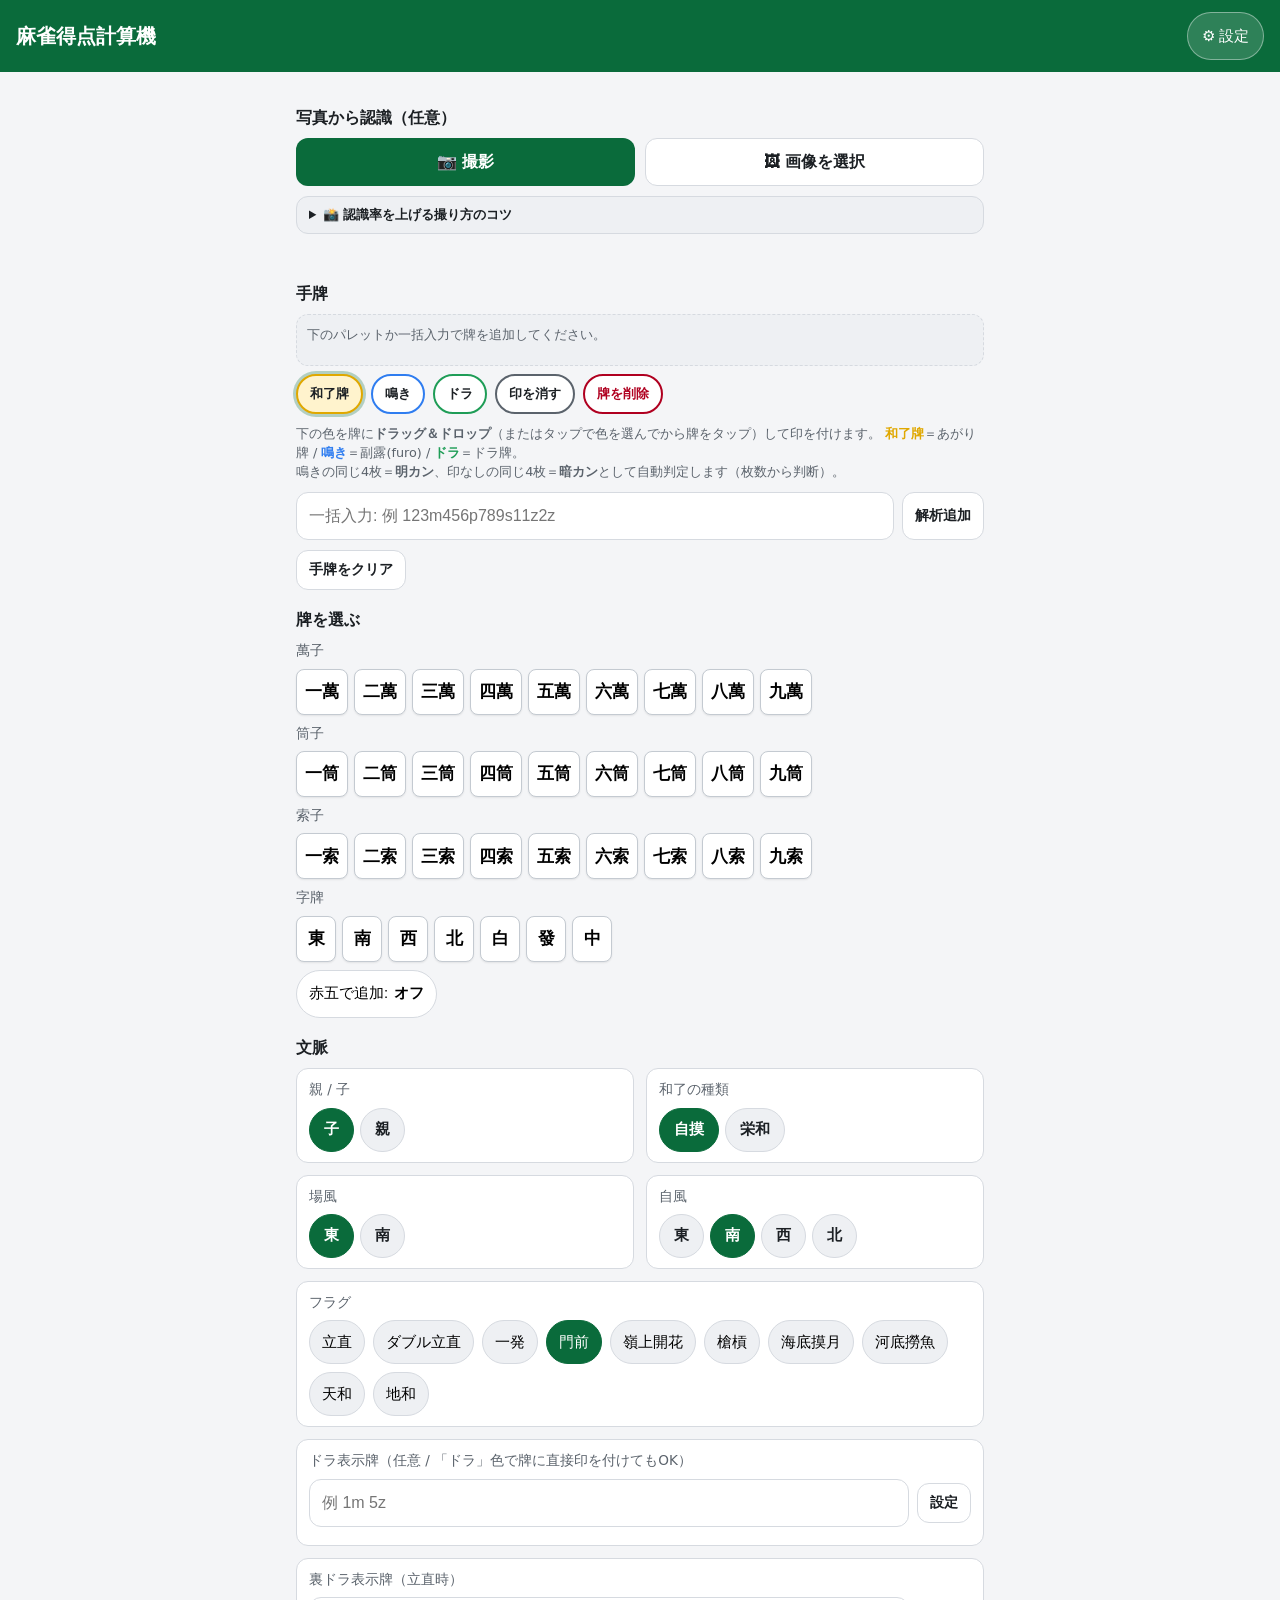
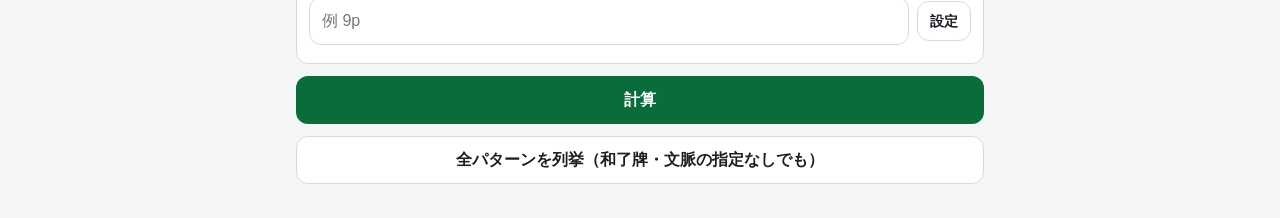
<file: index.html>
<!DOCTYPE html>
<html lang="ja">
<head>
  <meta charset="UTF-8" />
  <meta name="viewport" content="width=device-width, initial-scale=1.0, maximum-scale=1.0, user-scalable=no" />
  <meta name="theme-color" content="#0a6b3b" />
  <title>麻雀得点計算機</title>
  <link rel="manifest" href="manifest.webmanifest" />
  <link rel="icon" href="icons/icon.svg" type="image/svg+xml" />
  <link rel="stylesheet" href="css/styles.css" />
</head>
<body>
  <header class="app-header">
    <h1 class="app-title">麻雀得点計算機</h1>
    <button id="settingsBtn" class="icon-btn" type="button" aria-label="設定">⚙ 設定</button>
  </header>

  <main class="content">
    <!-- 写真から認識 → 手入力ビルダーで修正 → 計算 を1ページに統合 -->
    <section id="panelMain" class="panel">
      <!-- 写真から認識（任意） -->
      <h2 class="section-title">写真から認識（任意）</h2>
      <div class="photo-controls">
        <button id="captureBtn" class="primary-btn" type="button">📷 撮影</button>
        <button id="pickBtn" class="secondary-btn" type="button">🖼 画像を選択</button>
      </div>
      <details class="photo-tips">
        <summary>📸 認識率を上げる撮り方のコツ</summary>
        <ul>
          <li><strong>真上から</strong>撮る（斜め・横からは誤認識が増えます）。</li>
          <li>手牌を<strong>表向きに一列</strong>に並べ、画面いっぱいに大きく写す。</li>
          <li>牌の<strong>裏（色付きの面）・山・捨て牌・手や物</strong>は写さない。</li>
          <li><strong>明るく・ピントを合わせ</strong>、反射やブレを避ける。</li>
          <li>認識後は牌チップをタップして<strong>誤りを必ず修正</strong>してから計算。</li>
        </ul>
      </details>
      <div id="photoPreview" class="photo-preview" hidden>
        <img id="photoImg" alt="認識する画像" />
      </div>
      <div id="photoStatus" class="status" role="status" aria-live="polite"></div>

      <!-- 手入力ビルダー（認識牌の修正もここで行う） -->
      <div id="handbuilder"></div>

      <!-- 全パターン列挙（和了牌・文脈の指定なしでも） -->
      <button id="enumerateBtn" class="secondary-btn wide" type="button">全パターンを列挙（和了牌・文脈の指定なしでも）</button>

      <!-- 計算結果 -->
      <div id="result" class="result-area" aria-live="polite"></div>
    </section>
  </main>

  <!-- API キー設定モーダル -->
  <div id="settingsModal" class="modal" hidden>
    <div class="modal-backdrop" data-close></div>
    <div class="modal-card" role="dialog" aria-modal="true" aria-labelledby="settingsTitle">
      <h2 id="settingsTitle" class="modal-title">画像認識 API 設定</h2>
      <label class="field-label" for="providerSelect">プロバイダ</label>
      <select id="providerSelect" class="field-input">
        <option value="gemini">Gemini（既定）</option>
        <option value="openai">OpenAI</option>
        <option value="anthropic">Anthropic</option>
      </select>
      <label class="field-label" for="apiKeyInput">API キー</label>
      <input id="apiKeyInput" class="field-input" type="password"
             autocomplete="off" placeholder="sk-... / AIza..." />
      <p class="field-note">キーはこの端末の localStorage にのみ保存され、サーバーには送信されません。手入力での計算はキー無しで動作します。</p>
      <div class="modal-actions">
        <button id="settingsCancel" class="secondary-btn" type="button" data-close>閉じる</button>
        <button id="settingsSave" class="primary-btn" type="button">保存</button>
      </div>
    </div>
  </div>

  <script type="module" src="js/ui/app.js"></script>
</body>
</html>
</file>
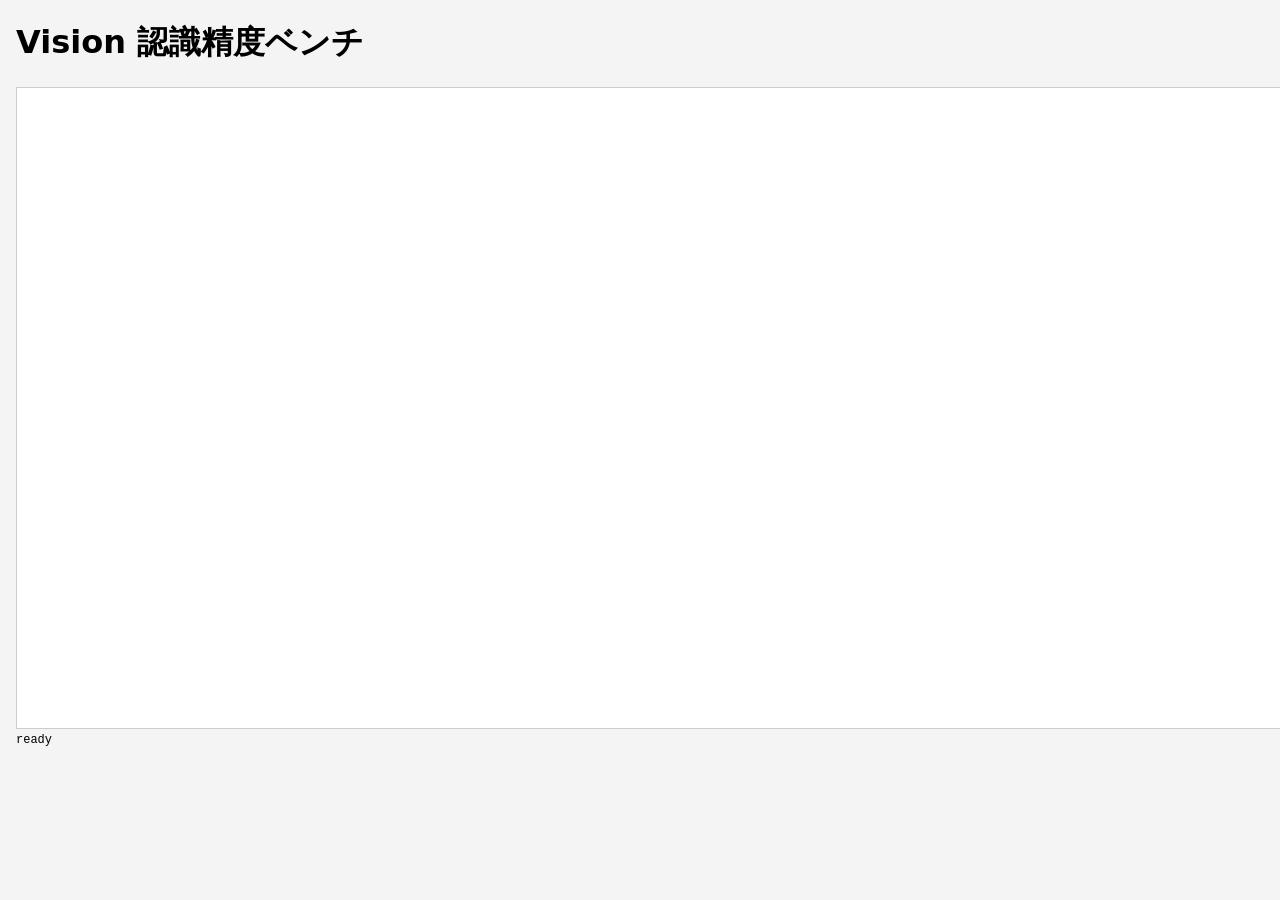
<file: test/bench/index.html>
<!doctype html>
<html lang="ja">
<head>
<meta charset="utf-8" />
<title>Vision 認識精度ベンチ</title>
<style>
  body { font-family: system-ui, sans-serif; margin: 16px; background:#f4f4f4; }
  canvas { border:1px solid #ccc; background:#fff; image-rendering:auto; }
  #log { white-space: pre-wrap; font-family: ui-monospace, monospace; font-size:12px; }
</style>
</head>
<body>
<h1>Vision 認識精度ベンチ</h1>
<canvas id="cv" width="1520" height="640"></canvas>
<div id="log"></div>
<script type="module">
import { recognizeTiles } from '../../js/vision/recognize.js';
import { allTileTypes, sortTiles, normalize, suitOf, rankOf, isRed } from '../../js/tiles.js';

// tiles.js 表記 -> Unicode 麻雀牌コードポイント
function tileGlyph(tile) {
  const t = normalize(tile);
  const s = suitOf(t), r = rankOf(t);
  if (s === 'm') return String.fromCodePoint(0x1F007 + (r - 1)); // 1m..9m 萬子
  if (s === 's') return String.fromCodePoint(0x1F010 + (r - 1)); // 1s..9s 索子
  if (s === 'p') return String.fromCodePoint(0x1F019 + (r - 1)); // 1p..9p 筒子
  // 字牌
  const z = { '1z':0x1F000,'2z':0x1F001,'3z':0x1F002,'4z':0x1F003,
              '5z':0x1F006,'6z':0x1F005,'7z':0x1F004 };
  return String.fromCodePoint(z[t]);
}

// 1枚のタイルを (x,y) に幅wで描画
function drawTile(ctx, tile, x, y, w) {
  const h = w * 1.35;
  // 牌の白背景＋枠
  ctx.fillStyle = '#fff';
  ctx.strokeStyle = '#222';
  ctx.lineWidth = 2;
  const r = 6;
  ctx.beginPath();
  ctx.moveTo(x+r,y); ctx.arcTo(x+w,y,x+w,y+h,r); ctx.arcTo(x+w,y+h,x,y+h,r);
  ctx.arcTo(x,y+h,x,y,r); ctx.arcTo(x,y,x+w,y,r); ctx.closePath();
  ctx.fill(); ctx.stroke();
  // グリフ
  ctx.fillStyle = isRed(tile) ? '#d00' : '#111';
  ctx.font = `${Math.round(h*0.92)}px "Apple Symbols","Segoe UI Symbol","Noto Sans Symbols2",sans-serif`;
  ctx.textAlign = 'center';
  ctx.textBaseline = 'middle';
  ctx.fillText(tileGlyph(tile), x + w/2, y + h/2 + h*0.02);
}

// 牌列 -> dataURL（2x 解像度・2段組で1牌を大きく保つ）
function drawHand(tiles) {
  const cv = document.getElementById('cv');
  const ctx = cv.getContext('2d');
  const S = 2;                 // 解像度スケール
  ctx.setTransform(S, 0, 0, S, 0, 0);
  const W = cv.width / S, H = cv.height / S;
  ctx.fillStyle = '#e8e8e8';
  ctx.fillRect(0, 0, W, H);
  const perRow = 7, w = 96, gap = 8, x0 = 12, y0 = 12, rowH = w * 1.35 + 14;
  tiles.forEach((t, i) => {
    const r = Math.floor(i / perRow), c = i % perRow;
    drawTile(ctx, t, x0 + c * (w + gap), y0 + r * rowH, w);
  });
  return cv.toDataURL('image/png');
}

// ランダムな手牌(14枚, 各種4枚まで)を生成
function genHand(n, seed) {
  // 簡易 LCG で再現性
  let s = seed >>> 0;
  const rnd = () => (s = (s*1664525 + 1013904223) >>> 0) / 4294967296;
  const types = allTileTypes();
  const count = {};
  const hand = [];
  while (hand.length < n) {
    const t = types[Math.floor(rnd()*types.length)];
    count[t] = (count[t]||0);
    if (count[t] >= 4) continue;
    count[t]++; hand.push(t);
  }
  return sortTiles(hand);
}

// 認識 vs 正解 を multiset で突き合わせ -> 正しく取れた枚数
function matchCount(truth, got) {
  const bag = {};
  for (const t of truth) bag[t] = (bag[t]||0)+1;
  let ok = 0;
  for (const g of got) { if (bag[g] > 0) { bag[g]--; ok++; } }
  return ok;
}

// スート別(m/p/s/z)の multiset 一致枚数を返す。
function matchBySuit(truth, got) {
  const suit = (t) => normalize(t)[1];
  const res = { m:{ok:0,n:0}, p:{ok:0,n:0}, s:{ok:0,n:0}, z:{ok:0,n:0} };
  const bag = {};
  for (const t of truth) { bag[t]=(bag[t]||0)+1; res[suit(t)].n++; }
  for (const g of got) { if (bag[g] > 0) { bag[g]--; res[suit(g)].ok++; } }
  return res;
}

// 429 等を指数バックオフでリトライ。
async function recognizeWithRetry(dataUrl, opts, tries = 5) {
  let wait = 1000;
  for (let a = 0; a < tries; a++) {
    try {
      return await recognizeTiles(dataUrl, opts);
    } catch (e) {
      const msg = String(e && e.message || e);
      const is429 = /HTTP 429/.test(msg);
      if (!is429 || a === tries - 1) throw e;
      const m = msg.match(/try again in ([\d.]+)(ms|s)/i);
      let w = wait;
      if (m) w = (m[2].toLowerCase() === 's' ? +m[1]*1000 : +m[1]) + 800;
      await new Promise(r => setTimeout(r, w));
      wait = Math.min(wait * 2, 20000);
    }
  }
}

// ローカルサーバから API キーを読む（キーをログ/コードに残さない）
async function loadKey() {
  const res = await fetch('/.env.local', { cache: 'no-store' });
  const txt = await res.text();
  const kv = {};
  for (const line of txt.split('\n')) {
    const i = line.indexOf('=');
    if (i > 0) kv[line.slice(0, i).trim()] = line.slice(i + 1).trim();
  }
  return { provider: kv.RIICHI_VISION_PROVIDER || 'openai', key: kv.OPENAI_API_KEY || '' };
}

// 非同期ベンチ実行。状態は window.__state に蓄積し、ポーリングで進捗を読む。
async function runBench(n, seedBase, delayMs = 6500) {
  const { provider, key } = await loadKey();
  const suitZero = () => ({ m:{ok:0,n:0}, p:{ok:0,n:0}, s:{ok:0,n:0}, z:{ok:0,n:0} });
  const st = window.__state = { total: n, done: 0, running: true, results: [], error: null,
                                tilesTruth: 0, tilesOk: 0, exactHands: 0, apiErrors: 0,
                                bySuit: suitZero(), provider };
  try {
    for (let i = 0; i < n; i++) {
      const seed = (seedBase + i * 7919) >>> 0;
      const truth = genHand(14, seed);
      const dataUrl = drawHand(truth);
      let got = [], raw = '', err = null;
      try {
        const r = await recognizeWithRetry(dataUrl, { provider, key });
        got = r.tiles; raw = r.raw;
      } catch (e) { err = String(e && e.message || e); st.apiErrors++; }
      const ok = matchCount(truth, got);
      const exact = (got.length === truth.length && ok === truth.length);
      // スート別集計（API エラーの手は集計から除外して精度を汚さない）
      if (!err) {
        const bs = matchBySuit(truth, got);
        for (const s of ['m','p','s','z']) { st.bySuit[s].ok += bs[s].ok; st.bySuit[s].n += bs[s].n; }
        st.tilesTruth += truth.length;
        st.tilesOk += ok;
        if (exact) st.exactHands++;
      }
      st.results.push({ i, seed, truth, got: sortTiles(got), ok, n: truth.length, exact, err,
                        rawLen: raw.length });
      st.done = i + 1;
      document.getElementById('log').textContent =
        `progress ${st.done}/${st.total}  per-tile ${st.tilesOk}/${st.tilesTruth}  exact ${st.exactHands}  apiErr ${st.apiErrors}`;
      if (i < n - 1) await new Promise(r => setTimeout(r, delayMs));
    }
  } catch (e) {
    st.error = String(e && e.message || e);
  } finally {
    st.running = false;
  }
  return { done: st.done };
}

// グローバル公開（Playwright から駆動）
window.__bench = { drawHand, genHand, recognizeTiles, matchCount, sortTiles, loadKey, runBench };
window.__ready = true;
document.getElementById('log').textContent = 'ready';
</script>
</body>
</html>
</file>
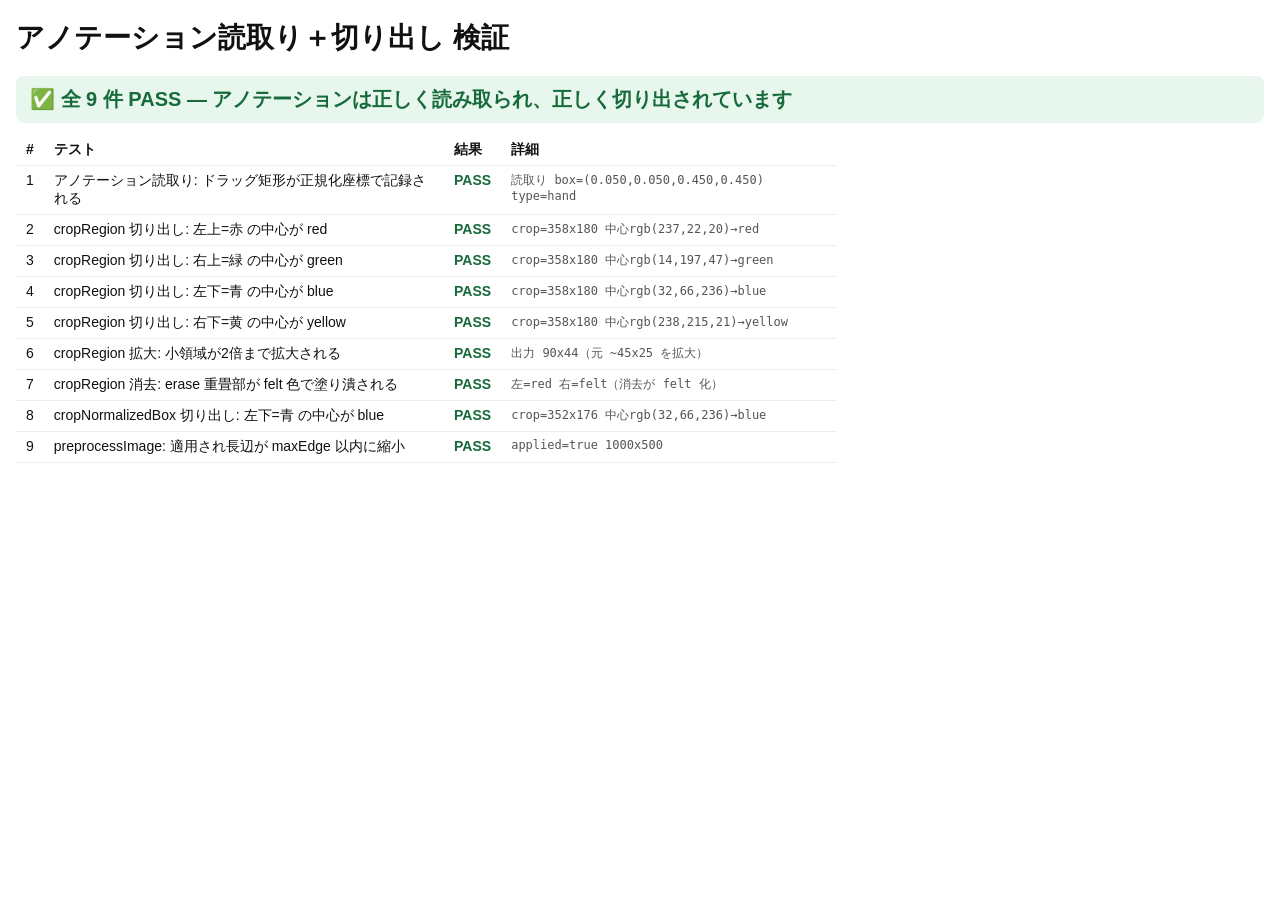
<file: test/annotate-crop.browser.html>
<!DOCTYPE html>
<!--
  annotate-crop.browser.html — 実ブラウザでアノテーション読取り＋切り出しを検証する手動テストハーネス。
  なぜブラウザか: cropRegion / cropNormalizedBox は canvas drawImage の source-rect マッピングと
  消去塗りに依存し、実ピクセルでしか正しさを確認できない（node の単体テストでは届かない）。

  合成画像（4象限: 左上=赤 右上=緑 左下=青 右下=黄）を作り、
   1) ドラッグを模擬して getRegions() が正規化座標を正しく読むか（= アノテーションが読まれる）
   2) cropRegion / cropNormalizedBox が指定領域の中心ピクセルを正しい象限色で返すか（= 正しく切り出す）
   3) 消去領域が felt 色で塗り潰されるか
  を assert し、結果を window.__TEST_RESULTS__ と画面に出す。Playwright から読み取る。
-->
<html lang="ja">
<head>
<meta charset="utf-8" />
<title>annotate / crop browser test</title>
<style>
  body { font: 14px -apple-system, sans-serif; margin: 16px; background:#fff; color:#111; }
  #summary { font-size: 20px; font-weight: 700; padding: 10px 14px; border-radius: 8px; margin-bottom: 12px; }
  #summary.pass { background:#e7f7ee; color:#176a3a; }
  #summary.fail { background:#fdecec; color:#b01515; }
  table { border-collapse: collapse; width: 100%; max-width: 820px; }
  th, td { text-align: left; padding: 6px 10px; border-bottom: 1px solid #eee; vertical-align: top; }
  td.ok { color:#176a3a; font-weight:600; }
  td.no { color:#b01515; font-weight:600; }
  .detail { color:#555; font-family: ui-monospace, monospace; font-size: 12px; }
  #stage { position:absolute; left:-9999px; top:0; width:360px; } /* off-screen host for annotator */
</style>
</head>
<body>
  <h1>アノテーション読取り＋切り出し 検証</h1>
  <div id="summary">running…</div>
  <table><thead><tr><th>#</th><th>テスト</th><th>結果</th><th>詳細</th></tr></thead><tbody id="rows"></tbody></table>
  <div id="stage"></div>

<script type="module">
import { createAnnotator } from '../js/vision/annotate.js';
import { cropNormalizedBox, preprocessImage } from '../js/vision/preprocess.js';

// ---- 小さな assert フレームワーク ----
const results = [];
function record(name, ok, detail) { results.push({ name, ok: !!ok, detail: String(detail ?? '') }); }
async function check(name, fn) {
  try { const d = await fn(); record(name, true, d ?? 'ok'); }
  catch (e) { record(name, false, e && e.message ? e.message : e); }
}
function assert(cond, msg) { if (!cond) throw new Error(msg || 'assert failed'); }
const near = (a, b, tol) => Math.abs(a - b) <= tol;

// ---- 合成画像: 400x200 を4象限に塗る ----
const PALETTE = {
  red:    [220, 30, 30],
  green:  [30, 190, 60],
  blue:   [40, 70, 220],
  yellow: [230, 210, 40],
  felt:   [47, 125, 82],   // #2f7d52 = cropRegion の消去塗り色
};
function makeSourceDataUrl() {
  const c = document.createElement('canvas');
  c.width = 400; c.height = 200;
  const x = c.getContext('2d');
  x.fillStyle = 'rgb(220,30,30)';  x.fillRect(0, 0, 200, 100);     // TL red
  x.fillStyle = 'rgb(30,190,60)';  x.fillRect(200, 0, 200, 100);   // TR green
  x.fillStyle = 'rgb(40,70,220)';  x.fillRect(0, 100, 200, 100);   // BL blue
  x.fillStyle = 'rgb(230,210,40)'; x.fillRect(200, 100, 200, 100); // BR yellow
  return c.toDataURL('image/png');
}

// dataURL の (nx,ny) 正規化位置のピクセル RGB を読む。
function sampleAt(dataUrl, nx, ny) {
  return new Promise((resolve, reject) => {
    const im = new Image();
    im.onload = () => {
      const c = document.createElement('canvas');
      c.width = im.naturalWidth; c.height = im.naturalHeight;
      const cx = c.getContext('2d');
      cx.drawImage(im, 0, 0);
      const px = Math.min(c.width - 1, Math.max(0, Math.round(nx * c.width)));
      const py = Math.min(c.height - 1, Math.max(0, Math.round(ny * c.height)));
      const d = cx.getImageData(px, py, 1, 1).data;
      resolve([d[0], d[1], d[2], c.width, c.height]);
    };
    im.onerror = () => reject(new Error('crop dataURL の読み込みに失敗'));
    im.src = dataUrl;
  });
}
// 最近傍のパレット色名を返す（JPEG 圧縮のズレに頑健）。
function nearestColor(rgb) {
  let best = null, bd = Infinity;
  for (const [name, c] of Object.entries(PALETTE)) {
    const dd = (rgb[0]-c[0])**2 + (rgb[1]-c[1])**2 + (rgb[2]-c[2])**2;
    if (dd < bd) { bd = dd; best = name; }
  }
  return best;
}

// ---- アノテータ準備 ----
const host = document.getElementById('stage');
const srcUrl = makeSourceDataUrl();
const api = createAnnotator(host, srcUrl, {});
const canvas = host.querySelector('.annot-canvas');
// 内部 img の onload を待つ。canvas.width は未指定でも既定 300 になるため readiness 判定に使えない。
// cropRegion は natW/natH(=画像ロード後に確定)に依存するので、成功するまでポーリングして待つ。
await new Promise((res, rej) => {
  const t0 = performance.now();
  (function poll() {
    try {
      const u = api.cropRegion({ type: 'hand', x0: 0, y0: 0, x1: 1, y1: 1 });
      if (typeof u === 'string' && u.length > 64) return res();
    } catch { /* 画像未ロード → natW=0 → 再試行 */ }
    if (performance.now() - t0 > 5000) return rej(new Error('annotator image load timeout'));
    requestAnimationFrame(poll);
  })();
});

// 正規化座標でドラッグを模擬（pointerdown→move→up）。
function dragRegion(nx0, ny0, nx1, ny1) {
  const rect = canvas.getBoundingClientRect();
  const pt = (nx, ny) => ({ clientX: rect.left + nx * rect.width, clientY: rect.top + ny * rect.height });
  const mk = (type, p) => new PointerEvent(type, { bubbles: true, pointerId: 1, ...p });
  canvas.dispatchEvent(mk('pointerdown', pt(nx0, ny0)));
  canvas.dispatchEvent(mk('pointermove', pt((nx0+nx1)/2, (ny0+ny1)/2)));
  canvas.dispatchEvent(mk('pointermove', pt(nx1, ny1)));
  canvas.dispatchEvent(mk('pointerup', pt(nx1, ny1)));
}

// ============================ テスト ============================

// 1) アノテーションが読まれる: ドラッグした矩形が getRegions() に正規化座標で入る。
await check('アノテーション読取り: ドラッグ矩形が正規化座標で記録される', async () => {
  api.setMode('hand');
  dragRegion(0.05, 0.05, 0.45, 0.45);
  const rs = api.getRegions();
  assert(rs.length === 1, `領域数=${rs.length}（期待1）`);
  const r = rs[0];
  assert(r.type === 'hand', `type=${r.type}`);
  assert(near(r.x0, 0.05, 0.03) && near(r.y0, 0.05, 0.03) && near(r.x1, 0.45, 0.03) && near(r.y1, 0.45, 0.03),
    `box=(${r.x0.toFixed(3)},${r.y0.toFixed(3)},${r.x1.toFixed(3)},${r.y1.toFixed(3)})`);
  return `読取り box=(${r.x0.toFixed(3)},${r.y0.toFixed(3)},${r.x1.toFixed(3)},${r.y1.toFixed(3)}) type=${r.type}`;
});

// 2) 正しく切り出す: 各象限を cropRegion で切り出し、中心色が一致する（source-rect マッピング検証）。
const quadrants = [
  ['左上=赤',  { x0:0.05, y0:0.05, x1:0.45, y1:0.45 }, 'red'],
  ['右上=緑',  { x0:0.55, y0:0.05, x1:0.95, y1:0.45 }, 'green'],
  ['左下=青',  { x0:0.05, y0:0.55, x1:0.45, y1:0.95 }, 'blue'],
  ['右下=黄',  { x0:0.55, y0:0.55, x1:0.95, y1:0.95 }, 'yellow'],
];
for (const [label, box, want] of quadrants) {
  await check(`cropRegion 切り出し: ${label} の中心が ${want}`, async () => {
    const url = api.cropRegion({ type: 'hand', ...box }, { maxEdge: 1200 });
    assert(typeof url === 'string' && url.startsWith('data:image/jpeg'), 'jpeg dataURL ではない');
    const [r, g, b, w, h] = await sampleAt(url, 0.5, 0.5);
    const got = nearestColor([r, g, b]);
    assert(got === want, `中心色=${got} rgb(${r},${g},${b}) 期待=${want}`);
    return `crop=${w}x${h} 中心rgb(${r},${g},${b})→${got}`;
  });
}

// 3) 切り出しが拡大される: 小さな領域は最大2倍拡大される（出力が元ピクセルより大きい）。
await check('cropRegion 拡大: 小領域が2倍まで拡大される', async () => {
  // 0.10幅×0.10高 = 元40x20px。maxEdge=1200, scale=min(2, 1200/maxEdge_src) → 2倍。
  const url = api.cropRegion({ type: 'hand', x0: 0.10, y0: 0.10, x1: 0.20, y1: 0.20 }, { maxEdge: 1200 });
  const [, , , w, h] = await sampleAt(url, 0.5, 0.5);
  // marginFrac=0.06 込みでも おおむね元寸の~2倍。最低でも元寸より大きいこと。
  assert(w >= 60 && h >= 30, `出力 ${w}x${h} が拡大されていない`);
  return `出力 ${w}x${h}（元 ~45x25 を拡大）`;
});

// 4) 消去領域が felt 色で塗られる: hand 領域内に重ねた erase が切り出し結果で felt 色になる。
await check('cropRegion 消去: erase 重畳部が felt 色で塗り潰される', async () => {
  // 上半分全体を hand、その右側（緑象限）に erase を重ねる。
  // 既存領域をクリアしてからドラッグで積む。
  for (const b of host.querySelectorAll('[data-act="clear"]')) b.click();
  api.setMode('hand');  dragRegion(0.05, 0.10, 0.95, 0.40); // 上半分 全幅
  api.setMode('erase'); dragRegion(0.55, 0.10, 0.95, 0.40); // 右上(緑)に消去
  const regs = api.getRegions();
  const hand = regs.find((r) => r.type === 'hand');
  const erase = regs.find((r) => r.type === 'erase');
  assert(hand && erase, `hand/erase が積まれていない regs=${regs.length}`);
  const url = api.cropRegion(hand, { maxEdge: 1200 });
  // 左側(赤、消去なし)= red、右側(元緑だが消去)= felt
  const left = await sampleAt(url, 0.2, 0.5);
  const right = await sampleAt(url, 0.85, 0.5);
  const lc = nearestColor(left), rc = nearestColor(right);
  assert(lc === 'red', `左側=${lc} rgb(${left[0]},${left[1]},${left[2]}) 期待 red`);
  assert(rc === 'felt', `右側=${rc} rgb(${right[0]},${right[1]},${right[2]}) 期待 felt(消去)`);
  return `左=${lc} 右=${rc}（消去が felt 化）`;
});

// 5) preprocess.cropNormalizedBox（2パス認識 Pass2 の自動切り出し）も正しい象限を返す。
await check('cropNormalizedBox 切り出し: 左下=青 の中心が blue', async () => {
  const out = await cropNormalizedBox(srcUrl, { x0:0.05, y0:0.55, x1:0.45, y1:0.95 }, { maxEdge: 1200 });
  assert(out && out.dataUrl, 'dataUrl が無い');
  const [r, g, b, w, h] = await sampleAt(out.dataUrl, 0.5, 0.5);
  const got = nearestColor([r, g, b]);
  assert(got === 'blue', `中心色=${got} rgb(${r},${g},${b}) 期待 blue`);
  return `crop=${w}x${h} 中心rgb(${r},${g},${b})→${got}`;
});

// 6) preprocessImage: EXIF/縮小前処理が適用され、長辺が maxEdge 以内に収まる。
await check('preprocessImage: 適用され長辺が maxEdge 以内に縮小', async () => {
  const big = document.createElement('canvas');
  big.width = 2400; big.height = 1200;
  big.getContext('2d').drawImage(await createImageBitmap(await (await fetch(srcUrl)).blob()), 0, 0, 2400, 1200);
  const pre = await preprocessImage(big.toDataURL('image/png'), { maxEdge: 1000 });
  assert(pre.applied === true, `applied=${pre.applied}`);
  assert(Math.max(pre.width, pre.height) <= 1000, `長辺 ${Math.max(pre.width, pre.height)} > 1000`);
  return `applied=${pre.applied} ${pre.width}x${pre.height}`;
});

// ============================ 集計・描画 ============================
const passed = results.filter((r) => r.ok).length;
const failed = results.length - passed;
window.__TEST_RESULTS__ = { passed, failed, total: results.length, cases: results };

const rows = document.getElementById('rows');
results.forEach((r, i) => {
  const tr = document.createElement('tr');
  tr.innerHTML = `<td>${i + 1}</td><td>${r.name}</td>` +
    `<td class="${r.ok ? 'ok' : 'no'}">${r.ok ? 'PASS' : 'FAIL'}</td>` +
    `<td class="detail">${r.detail}</td>`;
  rows.appendChild(tr);
});
const sum = document.getElementById('summary');
sum.className = failed === 0 ? 'pass' : 'fail';
sum.textContent = failed === 0
  ? `✅ 全 ${results.length} 件 PASS — アノテーションは正しく読み取られ、正しく切り出されています`
  : `❌ ${failed} / ${results.length} 件 FAIL`;
document.title = failed === 0 ? `PASS ${passed}/${results.length}` : `FAIL ${failed}/${results.length}`;
</script>
</body>
</html>
</file>
<file: css/styles.css>
/* 麻雀得点計算機 — モバイル前提スタイル（フレームワーク不使用） */

:root {
  --bg: #f4f5f7;
  --surface: #ffffff;
  --surface-2: #eef0f3;
  --text: #1c2024;
  --text-dim: #5b636c;
  --border: #d6dae0;
  --accent: #0a6b3b;
  --accent-press: #085630;
  --danger: #b00020;
  --chip-bg: #ffffff;
  --chip-border: #c4cad1;
  --win-bg: #fff3cd;
  --win-border: #e0a800;
  --radius: 12px;
  --tap: 48px;
}

@media (prefers-color-scheme: dark) {
  :root {
    --bg: #14171a;
    --surface: #1f2429;
    --surface-2: #272d33;
    --text: #e8ebee;
    --text-dim: #9aa3ac;
    --border: #353c43;
    --accent: #2ea16a;
    --accent-press: #25855a;
    --danger: #ff6b6b;
    --chip-bg: #272d33;
    --chip-border: #444c54;
    --win-bg: #4a3f12;
    --win-border: #e0a800;
  }
}

* { box-sizing: border-box; }

html, body {
  margin: 0;
  padding: 0;
}

body {
  font-family: -apple-system, "Hiragino Kaku Gothic ProN", "Yu Gothic", Meiryo, system-ui, sans-serif;
  background: var(--bg);
  color: var(--text);
  font-size: 16px;
  line-height: 1.5;
  -webkit-text-size-adjust: 100%;
}

/* ---- ヘッダー ---- */
.app-header {
  display: flex;
  align-items: center;
  justify-content: space-between;
  padding: 12px 16px;
  background: var(--accent);
  color: #fff;
  position: sticky;
  top: 0;
  z-index: 10;
}
.app-title {
  font-size: 1.25rem;
  margin: 0;
  font-weight: 700;
}
.icon-btn {
  background: rgba(255,255,255,0.15);
  color: #fff;
  border: 1px solid rgba(255,255,255,0.4);
  border-radius: 999px;
  padding: 8px 14px;
  font-size: 0.95rem;
  min-height: var(--tap);
  cursor: pointer;
}
.icon-btn:active { background: rgba(255,255,255,0.3); }

/* ---- タブ ---- */
.tabs {
  display: flex;
  background: var(--surface);
  border-bottom: 1px solid var(--border);
  position: sticky;
  top: 56px;
  z-index: 9;
}
.tab {
  flex: 1;
  min-height: var(--tap);
  border: none;
  background: transparent;
  color: var(--text-dim);
  font-size: 1rem;
  font-weight: 600;
  padding: 12px 8px;
  cursor: pointer;
  border-bottom: 3px solid transparent;
}
.tab.is-active {
  color: var(--accent);
  border-bottom-color: var(--accent);
}

/* ---- コンテンツ ---- */
.content { padding: 16px; max-width: 720px; margin: 0 auto; }
.panel[hidden] { display: none; }

.section-title {
  font-size: 1.02rem;
  font-weight: 700;
  margin: 18px 0 8px;
  color: var(--text);
}

/* ---- ボタン ---- */
.primary-btn, .secondary-btn {
  min-height: var(--tap);
  border-radius: var(--radius);
  font-size: 1rem;
  font-weight: 700;
  cursor: pointer;
  padding: 10px 18px;
  border: 1px solid transparent;
}
.primary-btn {
  background: var(--accent);
  color: #fff;
}
.primary-btn:active { background: var(--accent-press); }
.primary-btn.wide, .secondary-btn.wide { width: 100%; margin-top: 12px; }
.secondary-btn {
  background: var(--surface);
  color: var(--text);
  border-color: var(--border);
}
.secondary-btn:active { background: var(--surface-2); }
.small { min-height: 40px; padding: 6px 12px; font-size: 0.9rem; }

/* ---- 写真タブ ---- */
.photo-controls { display: flex; gap: 10px; }
.photo-controls > button { flex: 1; }
.photo-preview {
  margin-top: 14px;
  border-radius: var(--radius);
  overflow: hidden;
  border: 1px solid var(--border);
  background: var(--surface);
}
.photo-preview img { display: block; width: 100%; height: auto; }

.photo-tips {
  margin-top: 10px;
  border: 1px solid var(--border);
  border-radius: var(--radius);
  background: var(--surface-2);
  padding: 8px 12px;
  font-size: 13px;
  color: var(--text-dim);
}
.photo-tips summary { cursor: pointer; font-weight: 600; color: var(--text); }
.photo-tips ul { margin: 8px 0 2px; padding-left: 1.2em; }
.photo-tips li { margin: 3px 0; line-height: 1.45; }

/* 写真アノテーション（領域の手動選択） */
.annot { margin-top: 12px; }
.annot-tools { display: flex; flex-wrap: wrap; gap: 6px; align-items: center; }
.annot-mode {
  font-size: 13px; padding: 7px 11px; border-radius: 999px;
  border: 2px solid var(--c, var(--border)); background: var(--surface);
  color: var(--text); min-height: 40px;
}
.annot-mode.is-on { background: var(--c, var(--accent)); color: #fff; border-color: var(--c, var(--accent)); }
.annot-act {
  font-size: 13px; padding: 7px 10px; border-radius: 8px;
  border: 1px solid var(--border); background: var(--surface-2); color: var(--text); min-height: 40px;
}
.annot-recog { margin-left: auto; }
.annot-sep { flex: 1 1 6px; }
.annot-hint { font-size: 12.5px; color: var(--text-dim); margin: 8px 0; line-height: 1.45; }
.annot-stage { width: 100%; }
.annot-canvas {
  display: block; max-width: 100%; touch-action: none;
  border: 1px solid var(--border); border-radius: 10px; background: #000;
}

/* ===== 牌の役割タグ（色）＋ ドラッグ用ブラシ ===== */
:root { --role-called: #2f7df0; --role-dora: #1f9d57; }

/* 手牌チップの役割表示（is-win は既存のゴールド枠を使用）。複数併用可。 */
.tile-chip.is-called { box-shadow: inset 0 -5px 0 var(--role-called); border-color: var(--role-called); }
.tile-chip.is-win.is-called { box-shadow: 0 0 0 2px var(--win-border), inset 0 -5px 0 var(--role-called); }
.tile-chip.is-dora { position: relative; }
.tile-chip.is-dora::after {
  content: ''; position: absolute; top: 3px; right: 3px;
  width: 8px; height: 8px; border-radius: 50%;
  background: var(--role-dora); box-shadow: 0 0 0 1.5px var(--surface);
}
.tile-chip.drop-target { outline: 2px dashed var(--accent); outline-offset: 1px; }

/* ブラシ・ツールバー（ドラッグして牌へ / タップで選択） */
.brush-bar { display: flex; flex-wrap: wrap; gap: 8px; margin: 8px 0; }
.brush {
  font-size: 13px; font-weight: 600; padding: 8px 12px; min-height: 40px;
  border-radius: 999px; border: 2px solid var(--border); background: var(--surface);
  color: var(--text); cursor: grab; touch-action: none; user-select: none;
}
.brush.is-armed { box-shadow: 0 0 0 3px rgba(10,107,59,0.28); }
.brush.b-win { border-color: var(--win-border); }
.brush.b-win.is-armed { background: var(--win-bg); }
.brush.b-called { border-color: var(--role-called); }
.brush.b-called.is-armed { background: var(--role-called); color: #fff; }
.brush.b-dora { border-color: var(--role-dora); }
.brush.b-dora.is-armed { background: var(--role-dora); color: #fff; }
.brush.b-clear { border-color: var(--text-dim); }
.brush.b-del { border-color: var(--danger); color: var(--danger); }

/* ドラッグ中の追従ゴースト */
.brush-ghost {
  position: fixed; z-index: 9999; transform: translate(-50%, -50%);
  pointer-events: none; padding: 6px 10px; border-radius: 999px;
  font-size: 13px; font-weight: 700; color: #fff; background: var(--accent);
  box-shadow: 0 4px 12px rgba(0,0,0,0.3); opacity: 0.92;
}
.brush-ghost.b-win { background: var(--win-border); color: #3a2f00; }
.brush-ghost.b-called { background: var(--role-called); }
.brush-ghost.b-dora { background: var(--role-dora); }
.brush-ghost.b-clear { background: #777; }
.brush-ghost.b-del { background: var(--danger); }

/* 凡例の色見本 */
.lg-win { color: var(--win-border); }
.lg-called { color: var(--role-called); }
.lg-dora { color: var(--role-dora); }

.status {
  margin-top: 12px;
  color: var(--text-dim);
  font-size: 0.92rem;
  min-height: 1.2em;
}
.status.error {
  color: var(--danger);
  background: var(--surface);
  border: 1px solid var(--danger);
  border-radius: var(--radius);
  padding: 10px 12px;
}

/* ---- 牌チップ ---- */
.hand-section { margin-top: 8px; }
.hand-chips {
  display: flex;
  flex-wrap: wrap;
  gap: 8px;
  min-height: 52px;
  padding: 10px;
  background: var(--surface-2);
  border-radius: var(--radius);
  border: 1px dashed var(--border);
}
.hand-chips:empty::before {
  content: "牌をタップして追加";
  color: var(--text-dim);
  font-size: 0.9rem;
}
.tile-chip {
  display: inline-flex;
  align-items: center;
  justify-content: center;
  min-width: 44px;
  min-height: 48px;
  padding: 4px 8px;
  background: var(--chip-bg);
  border: 1px solid var(--chip-border);
  border-radius: 8px;
  font-size: 1.05rem;
  font-weight: 700;
  cursor: pointer;
  box-shadow: 0 1px 2px rgba(0,0,0,0.08);
  white-space: nowrap;
  user-select: none;
}
.tile-chip.is-red { color: var(--danger); border-color: var(--danger); }
.tile-chip.is-win {
  background: var(--win-bg);
  border-color: var(--win-border);
  box-shadow: 0 0 0 2px var(--win-border);
}
.tile-chip .chip-x { font-size: 0.7rem; color: var(--text-dim); margin-left: 4px; }

/* ---- パレット ---- */
.palette { margin-top: 6px; }
.palette-row {
  display: flex;
  flex-wrap: wrap;
  gap: 6px;
  margin-bottom: 8px;
}
.palette-label {
  font-size: 0.85rem;
  color: var(--text-dim);
  width: 100%;
  margin-bottom: 2px;
}
.palette .tile-chip { min-width: 40px; min-height: 46px; cursor: pointer; }
.aka-toggle {
  display: inline-flex;
  align-items: center;
  gap: 6px;
  font-size: 0.92rem;
  padding: 8px 12px;
  border: 1px solid var(--border);
  border-radius: 999px;
  background: var(--surface);
  cursor: pointer;
  min-height: var(--tap);
}
.aka-toggle.is-on { background: var(--win-bg); border-color: var(--win-border); }

/* ---- 文脈コントロール ---- */
.ctx-grid {
  display: grid;
  grid-template-columns: 1fr;
  gap: 12px;
  margin-top: 8px;
}
.ctx-field {
  background: var(--surface);
  border: 1px solid var(--border);
  border-radius: var(--radius);
  padding: 10px 12px;
}
.ctx-field > .ctx-name {
  display: block;
  font-size: 0.85rem;
  color: var(--text-dim);
  margin-bottom: 8px;
}
.seg {
  display: inline-flex;
  flex-wrap: wrap;
  gap: 6px;
}
.seg-btn {
  min-height: 44px;
  padding: 8px 14px;
  border: 1px solid var(--border);
  background: var(--surface-2);
  border-radius: 999px;
  font-size: 0.95rem;
  font-weight: 600;
  color: var(--text);
  cursor: pointer;
}
.seg-btn.is-on {
  background: var(--accent);
  color: #fff;
  border-color: var(--accent);
}
.flags-row { display: flex; flex-wrap: wrap; gap: 8px; }
.flag-chip {
  display: inline-flex;
  align-items: center;
  gap: 6px;
  padding: 8px 12px;
  border: 1px solid var(--border);
  border-radius: 999px;
  background: var(--surface-2);
  font-size: 0.92rem;
  cursor: pointer;
  min-height: 44px;
}
.flag-chip.is-on { background: var(--accent); color: #fff; border-color: var(--accent); }

.quick-add-row { display: flex; gap: 8px; margin-top: 10px; align-items: stretch; }
.quick-input, .field-input {
  flex: 1;
  min-height: var(--tap);
  border: 1px solid var(--border);
  border-radius: var(--radius);
  background: var(--surface);
  color: var(--text);
  padding: 10px 12px;
  font-size: 1rem;
}
.dora-row { display: flex; flex-wrap: wrap; gap: 8px; align-items: center; }
.dora-chips { display: flex; flex-wrap: wrap; gap: 6px; }

/* ---- 結果 ---- */
.result-area { margin-top: 18px; }
.result-card {
  background: var(--surface);
  border: 1px solid var(--border);
  border-radius: var(--radius);
  padding: 16px;
  margin-bottom: 16px;
}
.result-headline {
  font-size: 1.6rem;
  font-weight: 800;
  color: var(--accent);
  margin: 0 0 6px;
}
.result-sub {
  font-size: 1rem;
  color: var(--text-dim);
  margin: 0 0 12px;
}
.result-limit {
  display: inline-block;
  background: var(--win-bg);
  border: 1px solid var(--win-border);
  color: var(--text);
  border-radius: 999px;
  padding: 2px 12px;
  font-weight: 700;
  margin-left: 8px;
}
.result-error {
  background: var(--surface);
  border: 1px solid var(--danger);
  color: var(--danger);
  border-radius: var(--radius);
  padding: 14px 16px;
  font-weight: 600;
}

.score-table {
  width: 100%;
  border-collapse: collapse;
  font-size: 0.95rem;
}
.score-table th, .score-table td {
  text-align: left;
  padding: 8px 6px;
  border-bottom: 1px solid var(--border);
}
.score-table th {
  color: var(--text-dim);
  font-size: 0.82rem;
  font-weight: 700;
}
.score-table td.num { text-align: right; white-space: nowrap; }
.score-table tr:last-child td { border-bottom: none; }
.score-table .yaku-row td { padding-top: 6px; }
.yaku-list { list-style: none; margin: 6px 0 0; padding: 0; }
.yaku-list li {
  display: flex;
  justify-content: space-between;
  padding: 4px 0;
  border-bottom: 1px dotted var(--border);
}
.yaku-list .han { color: var(--text-dim); font-variant-numeric: tabular-nums; }
.yakuman .yaku-name { color: var(--danger); font-weight: 800; }

.tot-row {
  display: flex;
  flex-wrap: wrap;
  gap: 6px 16px;
  margin-top: 10px;
  font-size: 0.95rem;
}
.tot-row .lbl { color: var(--text-dim); }

/* ---- モーダル ---- */
.modal { position: fixed; inset: 0; z-index: 50; display: flex; align-items: center; justify-content: center; }
.modal[hidden] { display: none; }
.modal-backdrop { position: absolute; inset: 0; background: rgba(0,0,0,0.5); }
.modal-card {
  position: relative;
  width: min(92vw, 420px);
  background: var(--surface);
  border-radius: 16px;
  padding: 20px;
  box-shadow: 0 12px 40px rgba(0,0,0,0.3);
}
.modal-title { margin: 0 0 14px; font-size: 1.15rem; }
.field-label { display: block; font-size: 0.85rem; color: var(--text-dim); margin: 12px 0 6px; }
.field-input { width: 100%; }
.field-note { font-size: 0.8rem; color: var(--text-dim); margin: 10px 0 0; }
.modal-actions { display: flex; gap: 10px; justify-content: flex-end; margin-top: 18px; }

@media (min-width: 520px) {
  .ctx-grid { grid-template-columns: 1fr 1fr; }
}
</file>
